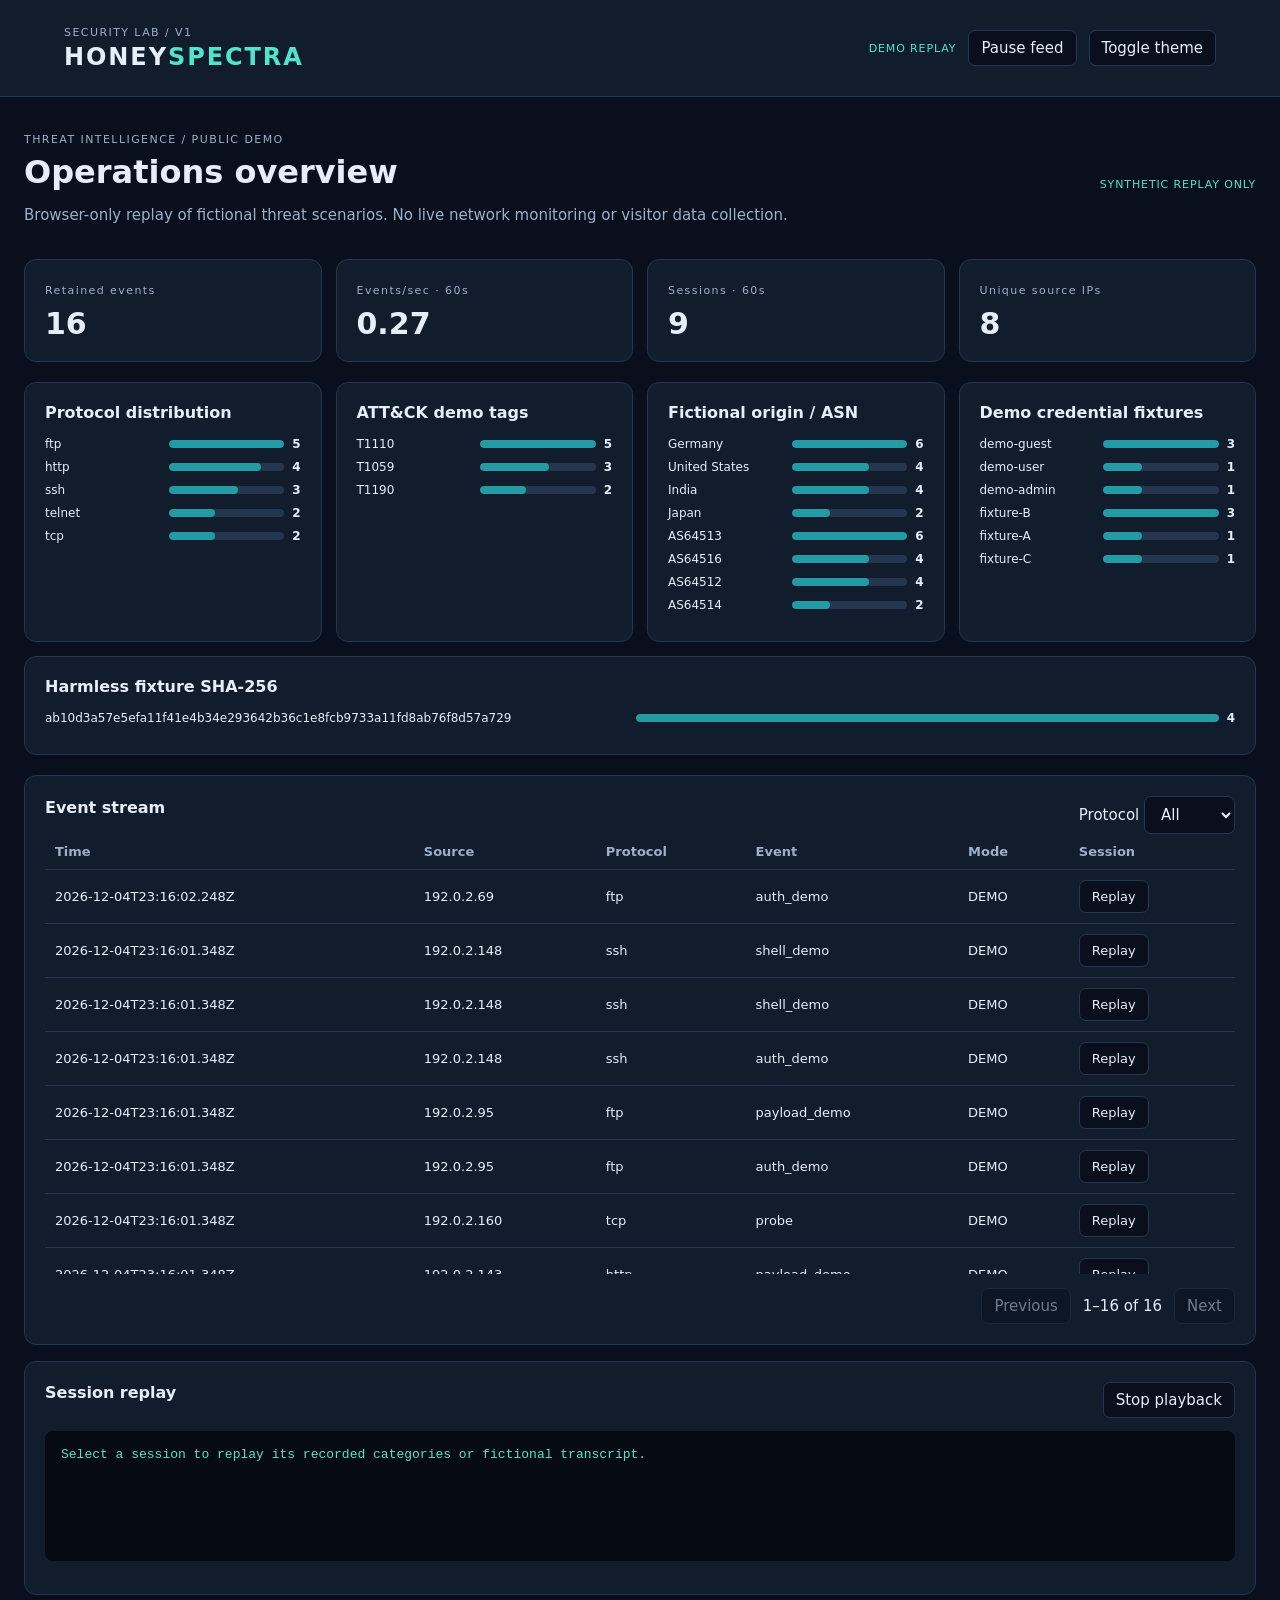
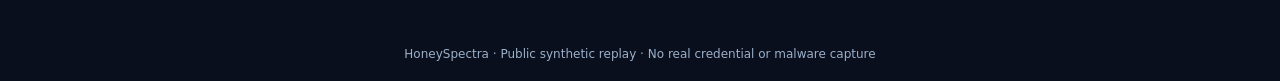
<file: docs/index.html>
<!doctype html><html lang="en"><head><meta charset="utf-8"><meta name="viewport" content="width=device-width,initial-scale=1"><title>HoneySpectra | SOC</title><script src="./theme.js"></script><link rel="stylesheet" href="./style.css"></head><body><header><div><small>SECURITY LAB / V1</small><h1>HONEY<span>SPECTRA</span></h1></div><div class="controls"><span id="status">DEMO REPLAY</span><button id="pause">Pause feed</button><button id="theme">Toggle theme</button></div></header><main><section class="intro"><div><small>THREAT INTELLIGENCE / PUBLIC DEMO</small><h2>Operations overview</h2><p>Browser-only replay of fictional threat scenarios. No live network monitoring or visitor data collection.</p></div><span class="pill">SYNTHETIC REPLAY ONLY</span></section><section id="metrics" class="metrics"></section><section class="charts"><article><h3>Protocol distribution</h3><div id="protocols"></div></article><article><h3>ATT&CK demo tags</h3><div id="mitre"></div></article><article><h3>Fictional origin / ASN</h3><div id="countries"></div><div id="asns"></div></article><article><h3>Demo credential fixtures</h3><div id="usernames"></div><div id="passwords"></div></article><article class="wide"><h3>Harmless fixture SHA-256</h3><div id="hashes"></div></article></section><section class="logs"><div class="section-head"><h3>Event stream</h3><label>Protocol <select id="filter"><option value="">All</option><option>ssh</option><option>http</option><option>telnet</option><option>ftp</option><option>mysql</option><option>tcp</option></select></label></div><div class="table-wrap"><table><thead><tr><th>Time</th><th>Source</th><th>Protocol</th><th>Event</th><th>Mode</th><th>Session</th></tr></thead><tbody id="rows"></tbody></table></div><div class="controls"><button id="prev">Previous</button><span id="page"></span><button id="next">Next</button></div></section><section class="logs"><div class="section-head"><h3>Session replay</h3><button id="stop">Stop playback</button></div><pre id="terminal">Select a session to replay its recorded categories or fictional transcript.</pre></section></main><footer>HoneySpectra · Public synthetic replay · No real credential or malware capture</footer><script src="./fixtures.js"></script><script src="./app.js" defer></script></body></html>
</file>
<file: docs/style.css>
:root{color-scheme:dark;--bg:#090f1c;--panel:#111c2c;--line:#25374e;--text:#e6eef9;--muted:#9cb0ca;--accent:#50e4cc;--bar:#239ba4;--term:#060a13} :root[data-theme=light]{color-scheme:light;--bg:#edf2f8;--panel:#fff;--line:#d4deea;--text:#162b45;--muted:#51667d;--accent:#007c70;--bar:#008a8a;--term:#e5eef5}*{box-sizing:border-box}body{margin:0;background:var(--bg);color:var(--text);font:15px system-ui,sans-serif}header{display:flex;justify-content:space-between;align-items:center;padding:22px max(24px,5vw);border-bottom:1px solid var(--line);background:var(--panel)}h1{font-size:24px;letter-spacing:.08em;margin:3px 0}h1 span{color:var(--accent)}small{font-size:11px;letter-spacing:.13em;color:var(--muted)}main{max-width:1440px;margin:auto;padding:32px 24px}.intro,.section-head,.controls{display:flex;align-items:center;justify-content:space-between;gap:12px;flex-wrap:wrap}h2{font-size:32px;margin:6px 0}p,footer{color:var(--muted)}.pill,#status{font-size:11px;color:var(--accent);letter-spacing:.08em}.metrics,.charts{display:grid;grid-template-columns:repeat(auto-fit,minmax(210px,1fr));gap:14px;margin:20px 0}.charts{grid-template-columns:repeat(auto-fit,minmax(270px,1fr))}article,.logs{background:var(--panel);border:1px solid var(--line);border-radius:12px;padding:20px;min-width:0}.metric strong{display:block;font-size:30px;margin-top:8px;font-variant-numeric:tabular-nums}h3{margin:0 0 15px;font-size:16px}.wide{grid-column:1/-1}.barrow{display:grid;grid-template-columns:minmax(70px,1fr) 1fr auto;align-items:center;gap:8px;margin:9px 0;font-size:12px;overflow-wrap:anywhere}.bartrack{height:8px;background:var(--line);border-radius:8px;overflow:hidden}.barfill{height:100%;background:var(--bar);border-radius:8px}.logs{margin-top:16px}button,select{background:var(--bg);border:1px solid var(--line);border-radius:7px;color:var(--text);padding:8px 12px;font:inherit;cursor:pointer}button:hover{border-color:var(--accent)}button:disabled{opacity:.45;cursor:default}.table-wrap{overflow:auto;max-height:440px}table{width:100%;border-collapse:collapse;text-align:left;font-size:13px}td,th{padding:10px;border-bottom:1px solid var(--line);white-space:nowrap}th{position:sticky;top:0;background:var(--panel);color:var(--muted)}.logs .controls{justify-content:flex-end;margin-top:14px}pre{min-height:130px;max-height:320px;overflow:auto;white-space:pre-wrap;overflow-wrap:anywhere;background:var(--term);color:var(--accent);padding:16px;border-radius:8px;font:13px ui-monospace,monospace}footer{text-align:center;padding:20px;font-size:12px}@media(max-width:600px){header{padding:16px}main{padding:18px 12px}h2{font-size:25px}}
</file>
